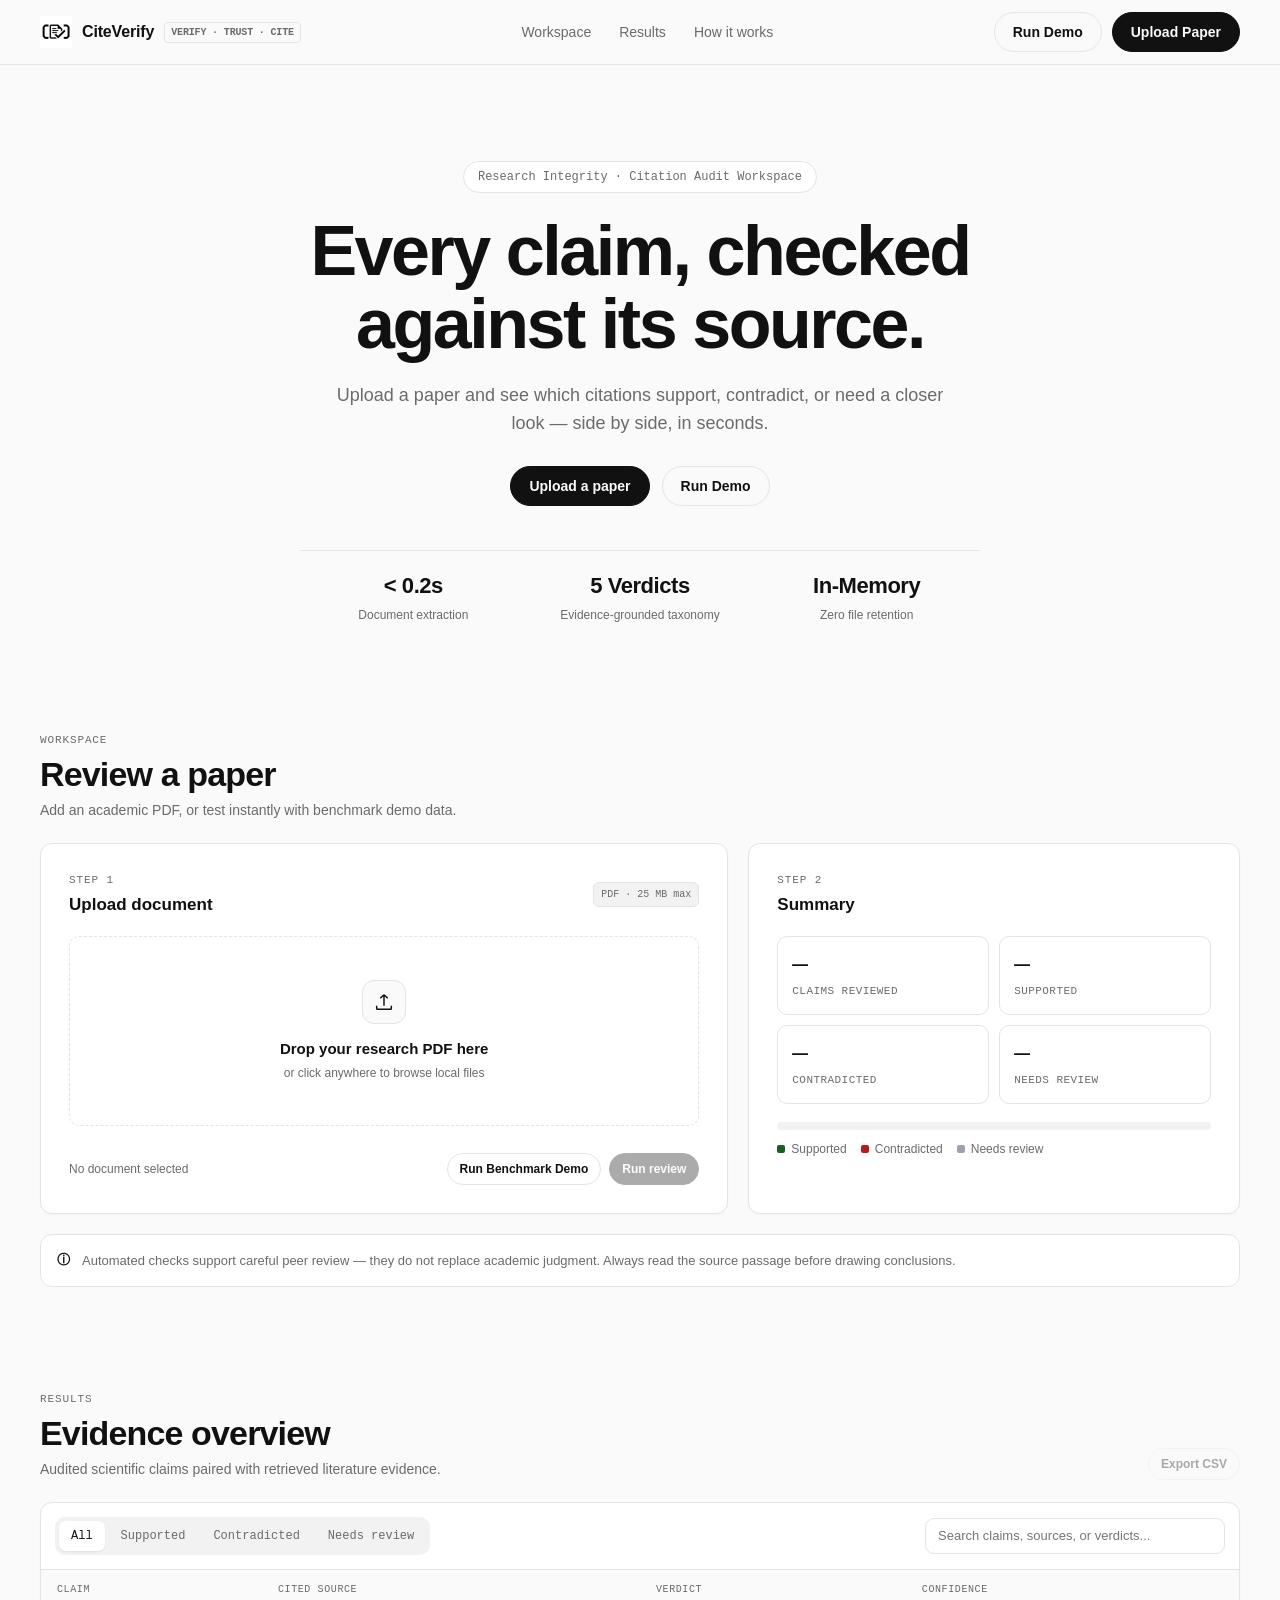
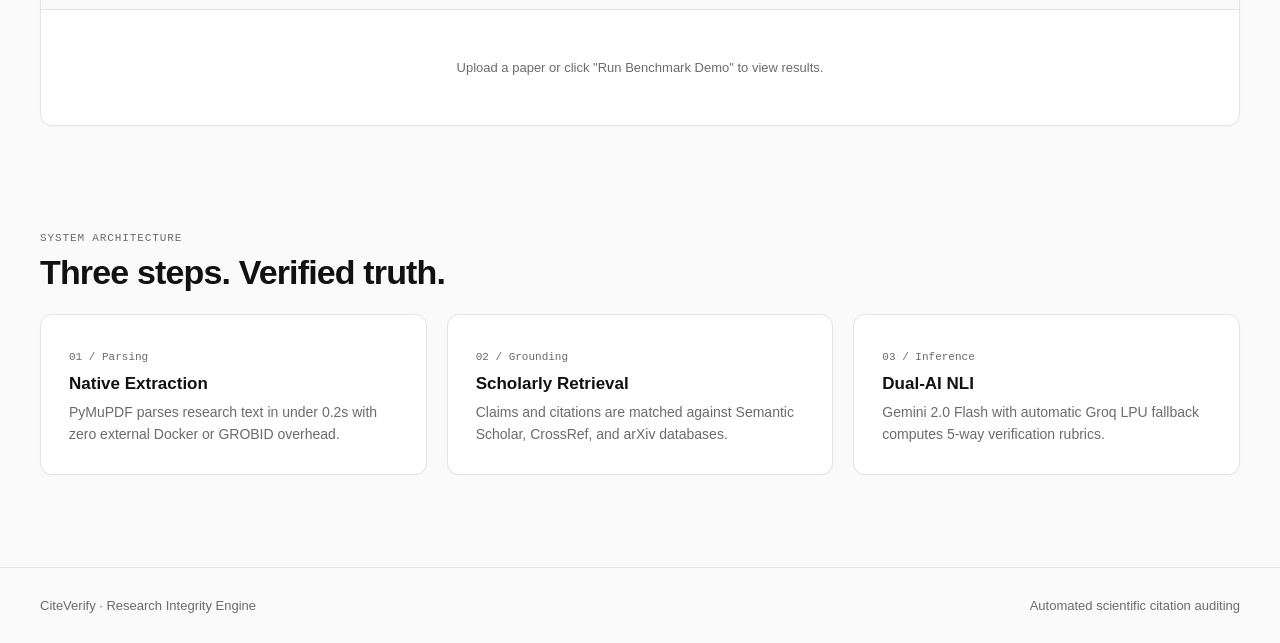
<file: index.html>
<!doctype html>
<html lang="en">
<head>
  <meta charset="utf-8">
  <meta name="viewport" content="width=device-width, initial-scale=1.0">
  <title>CiteVerify — Citation Review for Research Teams</title>
  
  <!-- SEO & Social Metadata -->
  <meta name="description" content="Automated scientific claim extraction and citation verification for peer review and research integrity. Built with PyMuPDF, CrossRef, Semantic Scholar, and dual Gemini/Groq NLI intelligence.">
  <meta name="keywords" content="citation verification, scientific claims, research integrity, peer review, nli, fact checking, academic research, innovedge 2026">
  <meta name="author" content="Meghana Kumar">
  <meta name="robots" content="index, follow">
  
  <!-- Open Graph / WhatsApp / Facebook -->
  <meta property="og:type" content="website">
  <meta property="og:url" content="https://citeverify.indevs.in/">
  <meta property="og:title" content="CiteVerify — Automated Scientific Claim & Citation Verification">
  <meta property="og:description" content="Every claim, checked against its source. Automated citation auditing for researchers and peer reviewers.">
  <meta property="og:image" content="https://citeverify.indevs.in/static/assets/banner.jpg">
  <meta property="og:image:secure_url" content="https://citeverify.indevs.in/static/assets/banner.jpg">
  <meta property="og:image:type" content="image/jpeg">
  <meta property="og:image:width" content="1200">
  <meta property="og:image:height" content="630">
  <meta property="og:image:alt" content="CiteVerify — Automated Scientific Claim and Citation Verification">
  <meta property="og:site_name" content="CiteVerify">

  <!-- Twitter Card -->
  <meta name="twitter:card" content="summary_large_image">
  <meta name="twitter:url" content="https://citeverify.indevs.in/">
  <meta name="twitter:title" content="CiteVerify — Automated Scientific Claim & Citation Verification">
  <meta name="twitter:description" content="Every claim, checked against its source. Automated citation auditing for researchers and peer reviewers.">
  <meta name="twitter:image" content="https://citeverify.indevs.in/static/assets/banner.jpg">
  <meta name="twitter:image:alt" content="CiteVerify — Automated Scientific Claim and Citation Verification">

  <!-- Favicon -->
  <link rel="icon" type="image/png" href="/static/favicon.png">
  <link rel="apple-touch-icon" href="/static/favicon.png">

  <!-- Stylesheet -->
  <link rel="stylesheet" href="/static/css/styles.css">

  <!-- Client Application Script -->
  <script defer src="/static/js/app.js"></script>
</head>
<body>
  <a class="skip" href="#workspace">Skip to workspace</a>

  <!-- Header -->
  <header>
    <div class="wrap">
      <div class="nav">
        <a class="brand" href="/" aria-label="CiteVerify Home">
          <img src="/static/favicon.png" alt="CiteVerify Mark" width="32" height="32">
          <span>CiteVerify</span>
          <span class="brand-badge">VERIFY · TRUST · CITE</span>
        </a>

        <nav class="links" aria-label="Main Navigation">
          <a href="#workspace">Workspace</a>
          <a href="#results">Results</a>
          <a href="#how">How it works</a>
        </nav>

        <div class="nav-cta">
          <button class="btn ghost demo-trigger" type="button">Run Demo</button>
          <a class="btn" href="#workspace">Upload Paper</a>
          <button class="menu-btn" id="menuBtn" aria-label="Toggle navigation menu" aria-expanded="false">
            <svg width="18" height="18" viewBox="0 0 24 24" fill="none" stroke="currentColor" stroke-width="1.8">
              <path d="M4 7h16M4 12h16M4 17h16" />
            </svg>
          </button>
        </div>
      </div>

      <nav class="mobile-menu" id="mobileMenu" aria-label="Mobile Navigation">
        <a href="#workspace">Workspace</a>
        <a href="#results">Results</a>
        <a href="#how">How it works</a>
        <a href="#workspace" class="demo-trigger">Run Demo</a>
      </nav>
    </div>
  </header>

  <!-- Main Content -->
  <main>
    <!-- Hero Section -->
    <section class="hero">
      <div class="wrap">
        <span class="pill">
          Research Integrity · Citation Audit Workspace
        </span>
        <h1>Every claim, checked against its source.</h1>
        <p class="lead">
          Upload a paper and see which citations support, contradict, or need a closer look — side by side, in seconds.
        </p>

        <div class="hero-cta">
          <a class="btn" href="#workspace">Upload a paper</a>
          <button class="btn ghost demo-trigger" type="button">Run Demo</button>
        </div>

        <div class="stats">
          <div>
            <b>&lt; 0.2s</b>
            <span>Document extraction</span>
          </div>
          <div>
            <b>5 Verdicts</b>
            <span>Evidence-grounded taxonomy</span>
          </div>
          <div>
            <b>In-Memory</b>
            <span>Zero file retention</span>
          </div>
        </div>
      </div>
    </section>

    <!-- Workspace Section -->
    <section class="block" id="workspace">
      <div class="wrap">
        <div class="sec-head">
          <div>
            <p class="kicker">Workspace</p>
            <h2>Review a paper</h2>
            <p class="sub">Add an academic PDF, or test instantly with benchmark demo data.</p>
          </div>
        </div>

        <div class="app">
          <!-- Step 1: Document Upload Card -->
          <div class="card">
            <div class="card-head">
              <div>
                <p class="kicker">Step 1</p>
                <h3>Upload document</h3>
              </div>
              <span class="tag">PDF · 25 MB max</span>
            </div>

            <label class="drop" id="drop" for="file" tabindex="0" role="button" aria-label="Upload PDF file">
              <span class="ico" aria-hidden="true">
                <svg width="22" height="22" viewBox="0 0 24 24" fill="none" stroke="currentColor" stroke-width="1.6">
                  <path d="M12 16V4m0 0-4 4m4-4 4 4M4 16v3a1 1 0 0 0 1 1h14a1 1 0 0 0 1-1v-3" />
                </svg>
              </span>
              <strong>Drop your research PDF here</strong>
              <small>or click anywhere to browse local files</small>
            </label>

            <input type="file" id="file" accept="application/pdf,.pdf" hidden>

            <div class="file-row" id="fileRow">
              <span class="ico" aria-hidden="true">
                <svg width="18" height="18" viewBox="0 0 24 24" fill="none" stroke="currentColor" stroke-width="1.6">
                  <path d="M14 3H6a1 1 0 0 0-1 1v16a1 1 0 0 0 1 1h12a1 1 0 0 0 1-1V8z" />
                  <path d="M14 3v5h5" />
                </svg>
              </span>
              <div class="meta">
                <div class="name" id="fName"></div>
                <div class="size" id="fSize"></div>
              </div>
              <button class="x" id="removeBtn" aria-label="Remove selected document" title="Remove document">✕</button>
            </div>

            <div class="progress" id="progress" role="progressbar" aria-valuemin="0" aria-valuemax="100">
              <i id="progBar"></i>
            </div>

            <div class="loading-box" id="loadingBox">
              <div class="spinner" aria-hidden="true"></div>
              <span class="loading-msg" id="loadingMsg">Analyzing research citations...</span>
            </div>

            <p class="err" id="err" role="alert"></p>

            <div class="actions">
              <span class="note" id="status">No document selected</span>
              <div class="action-buttons">
                <button class="btn ghost sm" id="demoBtn" type="button" title="Load INNOVEDGE benchmark test suite">
                  Run Benchmark Demo
                </button>
                <button class="btn sm" id="runBtn" type="button" disabled>
                  Run review
                </button>
              </div>
            </div>
          </div>

          <!-- Step 2: Findings Summary Card -->
          <div class="card">
            <p class="kicker">Step 2</p>
            <h3>Summary</h3>
            <div class="metrics">
              <div class="metric">
                <b id="mTotal">—</b>
                <span>Claims reviewed</span>
              </div>
              <div class="metric">
                <b id="mSup">—</b>
                <span>Supported</span>
              </div>
              <div class="metric">
                <b id="mCon">—</b>
                <span>Contradicted</span>
              </div>
              <div class="metric">
                <b id="mRev">—</b>
                <span>Needs review</span>
              </div>
            </div>

            <div class="bar" aria-hidden="true">
              <i id="bS" style="width:0; background:#1b5e20;"></i>
              <i id="bC" style="width:0; background:#b71c1c;"></i>
              <i id="bR" style="width:0; background:#9ca3af;"></i>
            </div>

            <div class="legend">
              <span style="--c:#1b5e20">Supported</span>
              <span style="--c:#b71c1c">Contradicted</span>
              <span style="--c:#9ca3af">Needs review</span>
            </div>
          </div>
        </div>

        <div class="trust">
          <span class="trust-ico" aria-hidden="true">ⓘ</span>
          <p>
            Automated checks support careful peer review — they do not replace academic judgment. Always read the source passage before drawing conclusions.
          </p>
        </div>
      </div>
    </section>

    <!-- Results Section -->
    <section class="block" id="results">
      <div class="wrap">
        <div class="sec-head">
          <div>
            <p class="kicker">Results</p>
            <h2>Evidence overview</h2>
            <p class="sub">Audited scientific claims paired with retrieved literature evidence.</p>
          </div>
          <button class="btn ghost sm" id="exportBtn" disabled>
            Export CSV
          </button>
        </div>

        <div class="card table-card">
          <div class="toolbar">
            <div class="seg" role="tablist" id="seg">
              <button class="on" data-f="all">All</button>
              <button data-f="Supported">Supported</button>
              <button data-f="Contradicted">Contradicted</button>
              <button data-f="Needs review">Needs review</button>
            </div>
            <input class="search" id="q" type="search" placeholder="Search claims, sources, or verdicts..." aria-label="Search claims">
          </div>

          <div class="tw">
            <table>
              <thead>
                <tr>
                  <th>Claim</th>
                  <th>Cited source</th>
                  <th>Verdict</th>
                  <th>Confidence</th>
                </tr>
              </thead>
              <tbody id="rows">
                <tr>
                  <td colspan="4" class="empty">
                    Upload a paper or click "Run Benchmark Demo" to view results.
                  </td>
                </tr>
              </tbody>
            </table>
          </div>
        </div>
      </div>
    </section>

    <!-- How It Works Section -->
    <section class="block" id="how">
      <div class="wrap">
        <div class="sec-head">
          <div>
            <p class="kicker">System Architecture</p>
            <h2>Three steps. Verified truth.</h2>
          </div>
        </div>

        <div class="features">
          <div class="card">
            <span class="num">01 / Parsing</span>
            <h3>Native Extraction</h3>
            <p>PyMuPDF parses research text in under 0.2s with zero external Docker or GROBID overhead.</p>
          </div>
          <div class="card">
            <span class="num">02 / Grounding</span>
            <h3>Scholarly Retrieval</h3>
            <p>Claims and citations are matched against Semantic Scholar, CrossRef, and arXiv databases.</p>
          </div>
          <div class="card">
            <span class="num">03 / Inference</span>
            <h3>Dual-AI NLI</h3>
            <p>Gemini 2.0 Flash with automatic Groq LPU fallback computes 5-way verification rubrics.</p>
          </div>
        </div>
      </div>
    </section>
  </main>

  <!-- Inspection Modal -->
  <div class="modal-overlay" id="detailModal" role="dialog" aria-modal="true" aria-labelledby="modalHeading">
    <div class="modal-dialog">
      <div class="modal-head">
        <h4 id="modalHeading">Claim & Evidence Verification Audit</h4>
        <button class="x" id="modalClose" aria-label="Close dialog">✕</button>
      </div>
      <div class="modal-body">
        <div class="modal-field">
          <label>Document Claim</label>
          <div class="modal-box" id="mClaimText"></div>
        </div>
        <div class="modal-field">
          <label>Cited Source</label>
          <div class="modal-box" id="mSourceText"></div>
        </div>
        <div style="display:flex; gap:16px; align-items:center;">
          <div class="modal-field">
            <label>Verdict</label>
            <div><span id="mVerdictBadge" class="badge"></span></div>
          </div>
          <div class="modal-field">
            <label>Confidence Metric</label>
            <div id="mConfidenceText" style="font-family:var(--mono); font-size:13px; font-weight:600;"></div>
          </div>
        </div>
        <div class="modal-field">
          <label>Retrieved Source Abstract Passage</label>
          <div class="modal-box" id="mEvidenceText"></div>
        </div>
        <div class="modal-field">
          <label>NLI Entailment Reasoning</label>
          <div class="modal-box mono" id="mReasoningText"></div>
        </div>
      </div>
    </div>
  </div>

  <!-- Toast Notification Container -->
  <div class="toast" id="toast" role="status" aria-live="polite"></div>

  <!-- Footer -->
  <footer>
    <div class="wrap foot">
      <span>CiteVerify · Research Integrity Engine</span>
      <span>Automated scientific citation auditing</span>
    </div>
  </footer>
</body>
</html>
</file>
<file: static/css/styles.css>
/* ==========================================================================
   CiteVerify — Citation Review for Research Teams
   Minimalist Swiss Typography & Editorial Layout
   ========================================================================== */

:root {
  --bg: #fafafa;
  --fg: #111111;
  --card: #ffffff;
  --muted: #6b6b6b;
  --line: #e4e4e4;
  --soft: #f2f2f2;
  --r: 12px;
  --sans: -apple-system, BlinkMacSystemFont, "SF Pro Display", "Segoe UI", Helvetica, Arial, sans-serif;
  --mono: ui-monospace, SFMono-Regular, Menlo, Consolas, monospace;

  --col-sup: #1b5e20;
  --bg-sup: #f0f7f2;
  --border-sup: #c8e6c9;

  --col-con: #b71c1c;
  --bg-con: #fdf2f2;
  --border-con: #ffcdd2;

  --col-par: #b26a00;
  --bg-par: #fffbf0;
  --border-par: #ffe0b2;

  --col-rev: #4b5563;
  --bg-rev: #f3f4f6;
  --border-rev: #d1d5db;
}

* {
  box-sizing: border-box;
  margin: 0;
  padding: 0;
}

html {
  scroll-behavior: smooth;
  font-size: 16px;
  -webkit-text-size-adjust: 100%;
}

body {
  background: var(--bg);
  color: var(--fg);
  font-family: var(--sans);
  -webkit-font-smoothing: antialiased;
  -moz-osx-font-smoothing: grayscale;
  line-height: 1.5;
  text-rendering: optimizeLegibility;
}

a {
  color: inherit;
  text-decoration: none;
}

button {
  font: inherit;
  cursor: pointer;
}

img {
  max-width: 100%;
}

.wrap {
  width: min(100% - 40px, 1200px);
  margin-inline: auto;
}

:focus-visible {
  outline: 2px solid var(--fg);
  outline-offset: 3px;
  border-radius: 6px;
}

.skip {
  position: absolute;
  left: -999px;
}

.skip:focus {
  left: 16px;
  top: 12px;
  z-index: 99;
  background: var(--fg);
  color: var(--bg);
  padding: 8px 12px;
  border-radius: 8px;
}

/* Header */
header {
  position: sticky;
  top: 0;
  z-index: 50;
  background: rgba(250, 250, 250, 0.88);
  backdrop-filter: saturate(180%) blur(18px);
  -webkit-backdrop-filter: saturate(180%) blur(18px);
  border-bottom: 1px solid var(--line);
}

.nav {
  display: flex;
  align-items: center;
  justify-content: space-between;
  gap: 16px;
  height: 64px;
}

.brand {
  display: flex;
  align-items: center;
  gap: 10px;
  font-weight: 650;
  font-size: 16px;
  letter-spacing: -0.01em;
}

.brand img {
  width: 32px;
  height: 32px;
  object-fit: contain;
}

.brand-badge {
  font-family: var(--mono);
  font-size: 10px;
  color: var(--muted);
  border: 1px solid var(--line);
  padding: 2px 6px;
  border-radius: 4px;
  text-transform: uppercase;
}

.links {
  display: flex;
  gap: 28px;
  font-size: 14px;
  color: var(--muted);
}

.links a:hover {
  color: var(--fg);
}

.nav-cta {
  display: flex;
  gap: 10px;
  align-items: center;
}

/* Buttons */
.btn {
  display: inline-flex;
  align-items: center;
  justify-content: center;
  gap: 8px;
  min-height: 40px;
  padding: 0 18px;
  border-radius: 999px;
  border: 1px solid var(--fg);
  background: var(--fg);
  color: var(--bg);
  font-size: 14px;
  font-weight: 550;
  transition: transform 0.15s, opacity 0.15s, background 0.15s;
  white-space: nowrap;
}

.btn:hover {
  opacity: 0.88;
}

.btn:active {
  transform: scale(0.98);
}

.btn:disabled {
  opacity: 0.35;
  cursor: not-allowed;
}

.btn.ghost {
  background: transparent;
  color: var(--fg);
  border-color: var(--line);
}

.btn.ghost:hover {
  background: var(--soft);
  opacity: 1;
}

.btn.sm {
  min-height: 32px;
  padding: 0 12px;
  font-size: 12px;
}

.menu-btn {
  display: none;
  width: 40px;
  height: 40px;
  border: 1px solid var(--line);
  border-radius: 10px;
  background: var(--card);
}

.mobile-menu {
  display: none;
  border-top: 1px solid var(--line);
  padding: 12px 0 18px;
}

.mobile-menu a {
  display: block;
  padding: 12px 0;
  border-bottom: 1px solid var(--line);
}

.mobile-menu.open {
  display: block;
}

/* Hero */
.hero {
  padding: clamp(48px, 8vw, 96px) 0 36px;
  text-align: center;
}

.pill {
  display: inline-flex;
  gap: 8px;
  align-items: center;
  border: 1px solid var(--line);
  background: var(--card);
  border-radius: 999px;
  padding: 6px 14px;
  font-size: 12px;
  color: var(--muted);
  font-family: var(--mono);
}

/* Minimalist Circular Black Spinner */
.spinner {
  width: 18px;
  height: 18px;
  border: 2px solid var(--line);
  border-top-color: var(--fg);
  border-radius: 50%;
  animation: spin 0.75s linear infinite;
  display: inline-block;
  flex: none;
}

@keyframes spin {
  to {
    transform: rotate(360deg);
  }
}

.loading-box {
  display: none;
  align-items: center;
  gap: 12px;
  padding: 12px 16px;
  border: 1px solid var(--line);
  background: var(--bg);
  border-radius: 8px;
  margin-top: 14px;
}

.loading-box.show {
  display: flex;
}

.loading-msg {
  font-family: var(--mono);
  font-size: 12px;
  color: var(--fg);
}

h1 {
  font-size: clamp(36px, 5.8vw, 70px);
  line-height: 1.04;
  letter-spacing: -0.035em;
  font-weight: 650;
  max-width: 900px;
  margin: 22px auto 0;
}

.lead {
  max-width: 640px;
  margin: 20px auto 0;
  color: var(--muted);
  font-size: clamp(15px, 1.5vw, 18px);
  line-height: 1.6;
}

.hero-cta {
  display: flex;
  flex-wrap: wrap;
  gap: 12px;
  justify-content: center;
  margin-top: 28px;
}

.stats {
  display: grid;
  grid-template-columns: repeat(3, 1fr);
  max-width: 680px;
  margin: 44px auto 0;
  border-top: 1px solid var(--line);
}

.stats div {
  padding: 18px 8px;
}

.stats b {
  display: block;
  font-size: 22px;
  letter-spacing: -0.02em;
}

.stats span {
  font-size: 12px;
  color: var(--muted);
}

/* Sections */
section.block {
  padding: 52px 0;
}

.sec-head {
  display: flex;
  justify-content: space-between;
  align-items: flex-end;
  gap: 20px;
  margin-bottom: 22px;
  flex-wrap: wrap;
}

.kicker {
  font-family: var(--mono);
  font-size: 11px;
  text-transform: uppercase;
  letter-spacing: 0.08em;
  color: var(--muted);
}

h2 {
  font-size: clamp(24px, 2.8vw, 34px);
  letter-spacing: -0.025em;
  line-height: 1.15;
  margin-top: 6px;
  font-weight: 620;
}

.sub {
  color: var(--muted);
  font-size: 14px;
  margin-top: 6px;
  max-width: 560px;
}

/* App Grid */
.app {
  display: grid;
  grid-template-columns: minmax(0, 1.4fr) minmax(0, 1fr);
  gap: 20px;
}

.card {
  background: var(--card);
  border: 1px solid var(--line);
  border-radius: var(--r);
  padding: clamp(18px, 2.8vw, 28px);
  min-width: 0;
  box-shadow: 0 1px 2px rgba(0, 0, 0, 0.03);
}

.card-head {
  display: flex;
  justify-content: space-between;
  align-items: center;
  gap: 12px;
}

.card h3 {
  font-size: 17px;
  font-weight: 600;
  margin-top: 4px;
}

.tag {
  font-family: var(--mono);
  font-size: 10px;
  border: 1px solid var(--line);
  border-radius: 6px;
  padding: 4px 7px;
  color: var(--muted);
  background: var(--soft);
}

/* Dropzone */
.drop {
  margin-top: 18px;
  border: 1.5px dashed var(--line);
  border-radius: 10px;
  min-height: 190px;
  display: flex;
  flex-direction: column;
  align-items: center;
  justify-content: center;
  text-align: center;
  padding: 24px;
  cursor: pointer;
  transition: border-color 0.15s, background 0.15s;
}

.drop:hover,
.drop.drag {
  border-color: var(--fg);
  background: var(--soft);
}

.ico {
  width: 44px;
  height: 44px;
  border-radius: 12px;
  border: 1px solid var(--line);
  background: var(--bg);
  display: grid;
  place-items: center;
  color: var(--fg);
}

.drop strong {
  margin-top: 14px;
  font-size: 15px;
  font-weight: 600;
  overflow-wrap: anywhere;
}

.drop small {
  color: var(--muted);
  margin-top: 4px;
  font-size: 12px;
}

.file-row {
  display: none;
  margin-top: 14px;
  align-items: center;
  gap: 12px;
  border: 1px solid var(--line);
  border-radius: 10px;
  padding: 12px;
  background: var(--bg);
}

.file-row.show {
  display: flex;
}

.file-row .meta {
  min-width: 0;
  flex: 1;
}

.file-row .name {
  font-size: 14px;
  font-weight: 550;
  white-space: nowrap;
  overflow: hidden;
  text-overflow: ellipsis;
}

.file-row .size {
  font-size: 12px;
  color: var(--muted);
  font-family: var(--mono);
}

.x {
  border: 0;
  background: transparent;
  width: 32px;
  height: 32px;
  border-radius: 8px;
  color: var(--muted);
  display: grid;
  place-items: center;
  font-size: 14px;
  font-family: var(--mono);
}

.x:hover {
  background: var(--soft);
  color: var(--fg);
}

.progress {
  height: 4px;
  background: var(--soft);
  border-radius: 4px;
  margin-top: 14px;
  overflow: hidden;
  display: none;
}

.progress.show {
  display: block;
}

.progress i {
  display: block;
  height: 100%;
  width: 0;
  background: var(--fg);
  transition: width 0.25s ease;
}

.actions {
  display: flex;
  flex-wrap: wrap;
  gap: 10px;
  justify-content: space-between;
  align-items: center;
  margin-top: 16px;
}

.action-buttons {
  display: flex;
  gap: 8px;
  align-items: center;
  flex-wrap: wrap;
}

.note {
  font-size: 12px;
  color: var(--muted);
}

.err {
  color: #b00020;
  font-size: 13px;
  margin-top: 10px;
  min-height: 1px;
}

/* Summary Card */
.metrics {
  display: grid;
  grid-template-columns: 1fr 1fr;
  gap: 10px;
  margin-top: 18px;
}

.metric {
  border: 1px solid var(--line);
  border-radius: 10px;
  padding: 14px;
  background: var(--card);
}

.metric b {
  font-family: var(--mono);
  font-size: 26px;
  font-weight: 500;
  display: block;
  line-height: 1.1;
}

.metric span {
  font-size: 11px;
  color: var(--muted);
  font-family: var(--mono);
  text-transform: uppercase;
  letter-spacing: 0.04em;
  margin-top: 4px;
  display: block;
}

.bar {
  display: flex;
  height: 8px;
  border-radius: 8px;
  overflow: hidden;
  background: var(--soft);
  margin-top: 18px;
}

.bar i {
  display: block;
  height: 100%;
  transition: width 0.5s ease;
}

.legend {
  display: flex;
  flex-wrap: wrap;
  gap: 14px;
  margin-top: 10px;
  font-size: 12px;
  color: var(--muted);
}

.legend span {
  display: inline-flex;
  align-items: center;
}

.legend span::before {
  content: "";
  display: inline-block;
  width: 8px;
  height: 8px;
  border-radius: 2px;
  margin-right: 6px;
  background: var(--c);
}

.trust {
  display: flex;
  gap: 12px;
  border: 1px solid var(--line);
  border-radius: var(--r);
  padding: 16px;
  font-size: 13px;
  color: var(--muted);
  background: var(--card);
  margin-top: 20px;
  line-height: 1.5;
}

.trust-ico {
  font-family: var(--mono);
  font-weight: 600;
  color: var(--fg);
}

/* Results / Table */
.toolbar {
  display: flex;
  flex-wrap: wrap;
  gap: 10px;
  align-items: center;
  justify-content: space-between;
  padding: 14px;
  border-bottom: 1px solid var(--line);
}

.seg {
  display: flex;
  flex-wrap: wrap;
  gap: 4px;
  background: var(--soft);
  padding: 4px;
  border-radius: 10px;
}

.seg button {
  border: 0;
  background: transparent;
  padding: 6px 12px;
  border-radius: 7px;
  font-size: 12px;
  font-family: var(--mono);
  color: var(--muted);
  transition: background 0.12s, color 0.12s;
}

.seg button.on {
  background: var(--card);
  color: var(--fg);
  box-shadow: 0 1px 2px rgba(0, 0, 0, 0.08);
}

.search {
  flex: 1;
  min-width: 180px;
  max-width: 300px;
  height: 36px;
  border: 1px solid var(--line);
  border-radius: 9px;
  padding: 0 12px;
  font: inherit;
  font-size: 13px;
  background: var(--card);
}

.table-card {
  padding: 0;
  overflow: hidden;
}

.tw {
  overflow-x: auto;
}

table {
  width: 100%;
  border-collapse: collapse;
  font-size: 13px;
  min-width: 780px;
}

th {
  font-family: var(--mono);
  font-size: 10px;
  text-transform: uppercase;
  letter-spacing: 0.06em;
  color: var(--muted);
  text-align: left;
  padding: 12px 16px;
  border-bottom: 1px solid var(--line);
  font-weight: 500;
  white-space: nowrap;
  background: #fafafa;
}

td {
  padding: 14px 16px;
  border-bottom: 1px solid var(--line);
  vertical-align: top;
  line-height: 1.5;
}

tr:last-child td {
  border-bottom: 0;
}

tr.clickable-row {
  cursor: pointer;
  transition: background 0.12s ease;
}

tr.clickable-row:hover td {
  background: #fbfbfb;
}

td .src {
  color: var(--muted);
  font-size: 12px;
  margin-top: 4px;
}

.claim {
  max-width: 380px;
  line-height: 1.55;
  font-weight: 500;
}

.claim small {
  display: block;
  font-size: 11px;
  color: var(--muted);
  font-family: var(--mono);
  margin-top: 3px;
}

/* Verdict Badges */
.badge {
  display: inline-flex;
  align-items: center;
  gap: 5px;
  border-radius: 999px;
  padding: 3px 10px;
  font-size: 11px;
  font-family: var(--mono);
  font-weight: 550;
  border: 1px solid var(--line);
  white-space: nowrap;
}

.b-sup {
  background: var(--bg-sup);
  color: var(--col-sup);
  border-color: var(--border-sup);
}

.b-con {
  background: var(--bg-con);
  color: var(--col-con);
  border-color: var(--border-con);
}

.b-par {
  background: var(--bg-par);
  color: var(--col-par);
  border-color: var(--border-par);
}

.b-rev {
  background: var(--bg-rev);
  color: var(--col-rev);
  border-color: var(--border-rev);
}

.b-out {
  background: #fef3c7;
  color: #92400e;
  border-color: #fde68a;
}

.conf {
  display: flex;
  align-items: center;
  gap: 8px;
  font-family: var(--mono);
  font-size: 11px;
  white-space: nowrap;
}

.conf i {
  display: block;
  width: 56px;
  height: 4px;
  background: var(--soft);
  border-radius: 4px;
  overflow: hidden;
}

.conf i b {
  display: block;
  height: 100%;
  background: var(--fg);
}

.empty {
  text-align: center;
  color: var(--muted);
  padding: 48px 16px;
}

/* Features Grid */
.features {
  display: grid;
  grid-template-columns: repeat(3, 1fr);
  gap: 20px;
}

.features .card p {
  color: var(--muted);
  font-size: 14px;
  margin-top: 6px;
  line-height: 1.55;
}

.num {
  font-family: var(--mono);
  font-size: 11px;
  color: var(--muted);
}

/* Footer */
footer {
  border-top: 1px solid var(--line);
  padding: 28px 0;
  margin-top: 40px;
  font-size: 13px;
  color: var(--muted);
}

.foot {
  display: flex;
  flex-wrap: wrap;
  justify-content: space-between;
  gap: 12px;
}

/* Toast */
.toast {
  position: fixed;
  left: 50%;
  bottom: 24px;
  transform: translate(-50%, 20px);
  background: var(--fg);
  color: var(--bg);
  padding: 10px 18px;
  border-radius: 999px;
  font-size: 13px;
  opacity: 0;
  pointer-events: none;
  transition: transform 0.25s, opacity 0.25s;
  z-index: 100;
  max-width: calc(100% - 32px);
  box-shadow: 0 4px 12px rgba(0, 0, 0, 0.15);
}

.toast.show {
  opacity: 1;
  transform: translate(-50%, 0);
}

/* Detail Inspection Modal */
.modal-overlay {
  display: none;
  position: fixed;
  inset: 0;
  z-index: 100;
  background: rgba(0, 0, 0, 0.45);
  backdrop-filter: blur(4px);
  -webkit-backdrop-filter: blur(4px);
  place-items: center;
  padding: 20px;
}

.modal-dialog {
  background: var(--card);
  width: min(100%, 640px);
  max-height: 88vh;
  border: 1px solid var(--line);
  border-radius: var(--r);
  display: flex;
  flex-direction: column;
  overflow: hidden;
  box-shadow: 0 16px 40px rgba(0, 0, 0, 0.14);
}

.modal-head {
  padding: 16px 22px;
  border-bottom: 1px solid var(--line);
  display: flex;
  align-items: center;
  justify-content: space-between;
}

.modal-head h4 {
  font-size: 16px;
  font-weight: 600;
}

.modal-body {
  padding: 22px;
  overflow-y: auto;
  display: flex;
  flex-direction: column;
  gap: 18px;
}

.modal-field {
  display: flex;
  flex-direction: column;
  gap: 6px;
}

.modal-field label {
  font-family: var(--mono);
  font-size: 10px;
  text-transform: uppercase;
  color: var(--muted);
  letter-spacing: 0.05em;
}

.modal-box {
  background: var(--bg);
  border: 1px solid var(--line);
  border-radius: 8px;
  padding: 12px 14px;
  font-size: 13px;
  line-height: 1.6;
}

.modal-box.mono {
  font-family: var(--mono);
  font-size: 12px;
}

/* Responsive */
@media (max-width: 900px) {
  .app {
    grid-template-columns: 1fr;
  }
  .features {
    grid-template-columns: 1fr 1fr;
  }
  .links,
  .nav-cta .ghost {
    display: none;
  }
  .menu-btn {
    display: grid;
    place-items: center;
  }
}

@media (max-width: 640px) {
  .wrap {
    width: min(100% - 24px, 1200px);
  }
  .brand {
    gap: 8px;
    font-size: 15px;
  }
  .brand-badge {
    font-size: 8.5px;
    padding: 2px 5px;
    letter-spacing: 0.02em;
  }
  .features {
    grid-template-columns: 1fr;
  }
  .stats b {
    font-size: 19px;
  }
  /* In index.html with hamburger menu, keep primary upload button hidden, but preserve compact header buttons */
  .nav-cta .btn:not(.sm) {
    display: none;
  }
  .nav-cta .btn.sm {
    display: inline-flex;
    min-height: 32px;
    padding: 0 12px;
    font-size: 12px;
    width: auto;
  }
  table thead {
    display: none;
  }
  table, tbody, tr, td {
    display: block;
    width: 100%;
  }
  tr {
    border-bottom: 1px solid var(--line);
    padding: 10px 0;
  }
  td {
    border: 0;
    padding: 6px 14px;
  }
  td[data-l]::before {
    content: attr(data-l);
    display: block;
    font-family: var(--mono);
    font-size: 10px;
    text-transform: uppercase;
    color: var(--muted);
    margin-bottom: 2px;
  }
  .search {
    max-width: none;
  }
  .actions {
    flex-direction: column;
    align-items: stretch;
  }
  .action-buttons {
    width: 100%;
    flex-direction: column;
  }
  .action-buttons .btn {
    width: 100%;
  }
  .hero-cta {
    flex-direction: column;
    width: 100%;
    max-width: 320px;
    margin: 28px auto 0;
  }
  .hero-cta .btn {
    width: 100%;
  }
}

@media (max-width: 420px) {
  .brand-badge {
    display: none;
  }
}

@media (prefers-reduced-motion: reduce) {
  *, *::before, *::after {
    transition: none !important;
    scroll-behavior: auto !important;
  }
}
</file>
